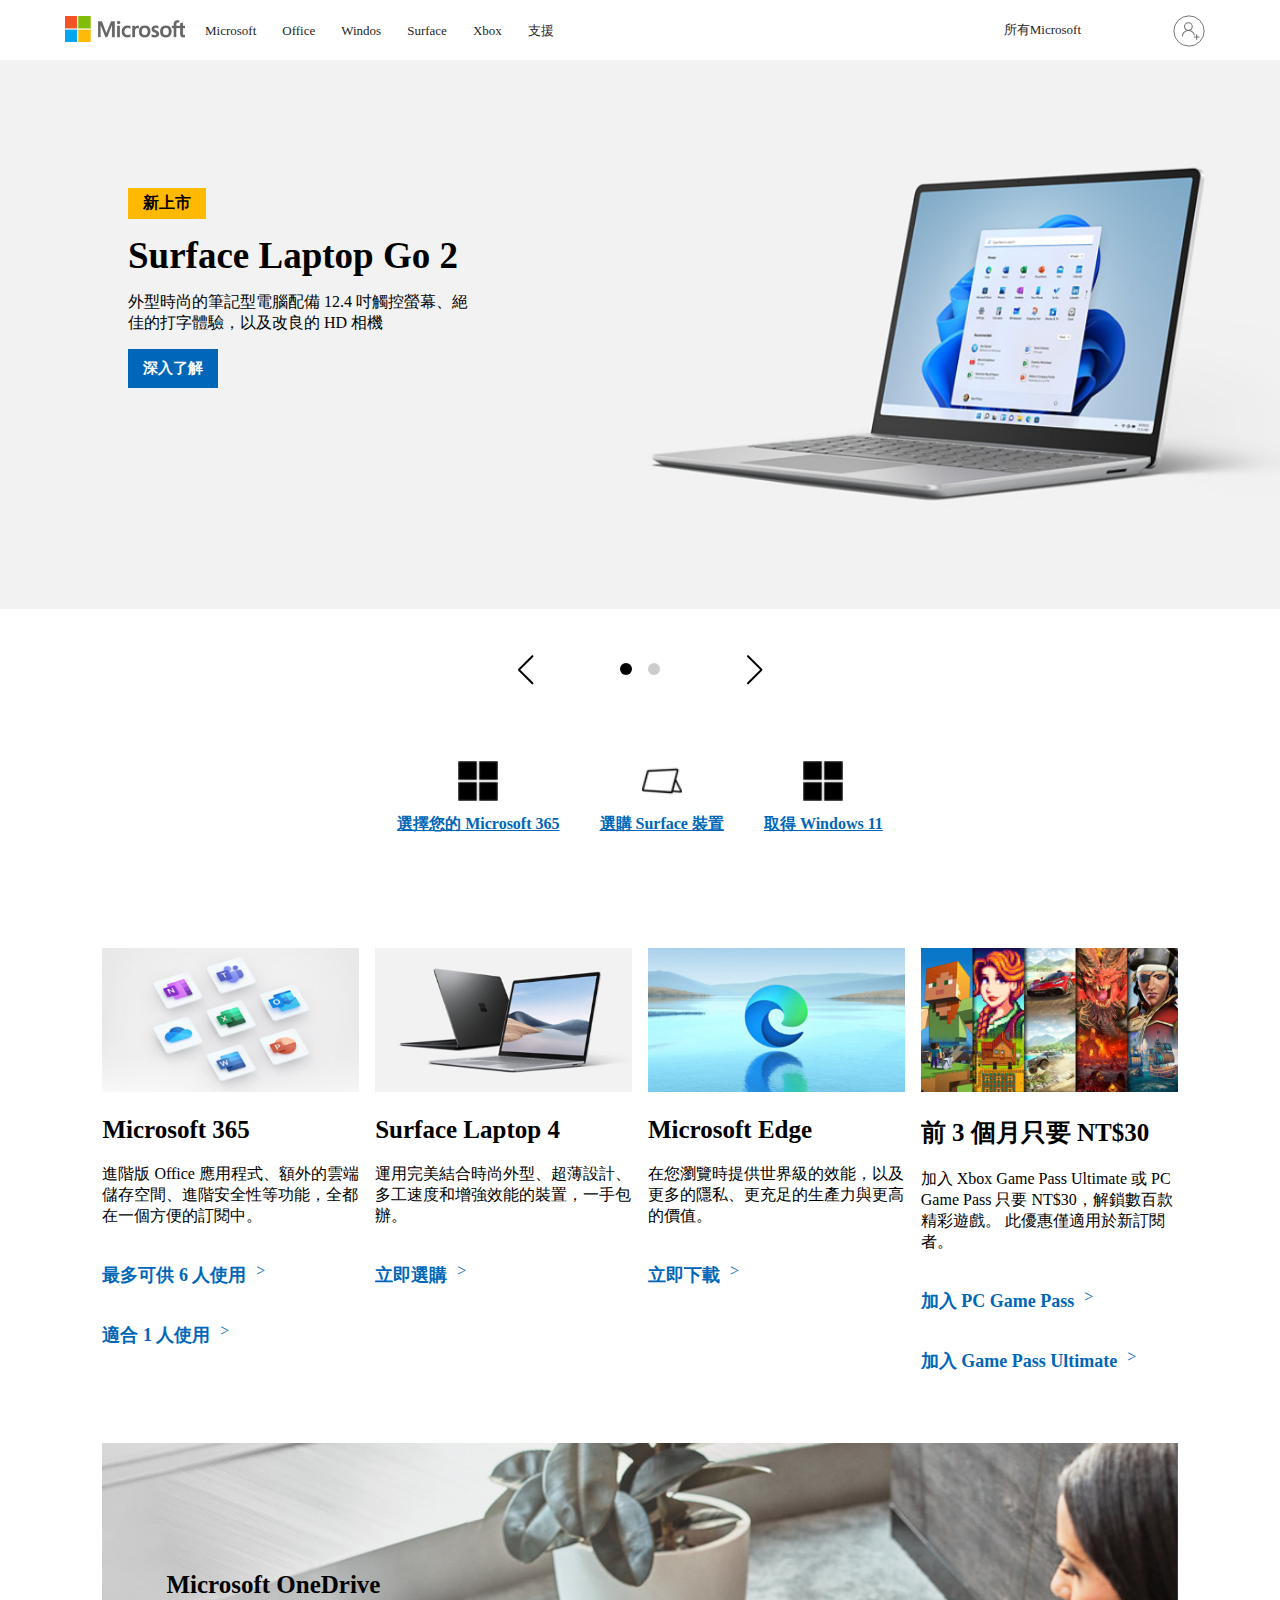
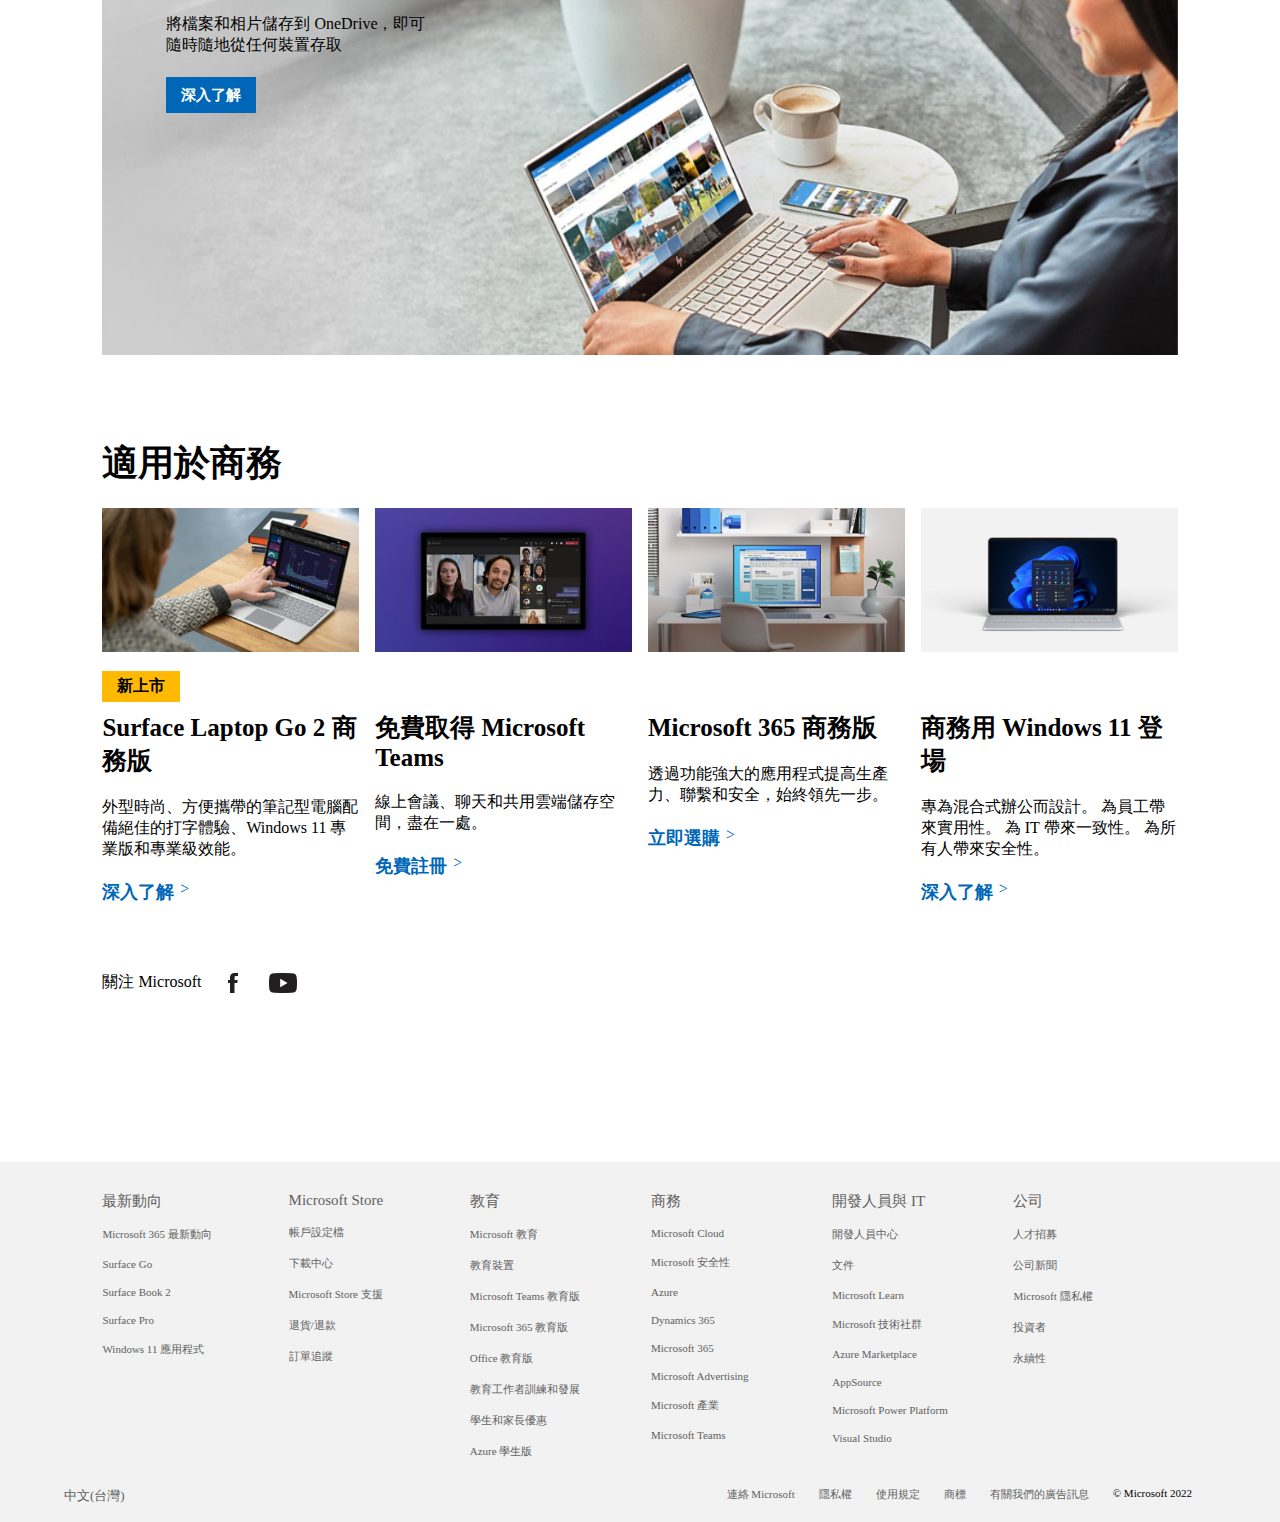
<file: index.html>
<!DOCTYPE html>
<html lang="en">

<head>
    <meta charset="UTF-8">
    <meta http-equiv="X-UA-Compatible" content="IE=edge">
    <meta name="viewport" content="width=device-width, initial-scale=1.0">
    <link rel="SHORTCUT ICON" href="./image/favicon.ico" type="image/x-icon">
    <link rel="stylesheet" href="https://cdnjs.cloudflare.com/ajax/libs/font-awesome/6.1.1/css/all.min.css"
        integrity="sha512-KfkfwYDsLkIlwQp6LFnl8zNdLGxu9YAA1QvwINks4PhcElQSvqcyVLLD9aMhXd13uQjoXtEKNosOWaZqXgel0g=="
        crossorigin="anonymous" referrerpolicy="no-referrer" />
    <link rel="stylesheet" href="https://unpkg.com/swiper/swiper-bundle.min.css" />
    <link href="https://unpkg.com/aos@2.3.1/dist/aos.css" rel="stylesheet">
    <link rel="stylesheet" href="./css/microsoft.css">
    <title>Microsoft – 雲端、電腦、應用程式和遊戲</title>
    <style>
        *:root {
            --swiper-theme-color: black;
            --swiper-navigation-size: 32px;
        }

        .swiper-button-next,
        .swiper-button-prev,
        .swiper-pagination {
            position: static;
        }

        .swiper-button {
            height: 55px;
            display: flex;
            justify-content: center;
            align-items: center;

        }

        .swiper-button-next,
        .swiper-button-prev {
            margin-top: 0px;
            width: 50px;
            height: 50px;
            color: #000;
            transition: all 0s 2s ease;
        }
        .swiper-button-next:hover::before{
            transition: all 0s 200s ease;
            content: "下一步";
            position: absolute;
            margin-top: 30px;
            margin-left: 80px;
            border: 1px solid #000;
        }
        .swiper-button-prev:hover::before{
            transition: all 0s 200s ease;
            content: "上一個";
            position: absolute;
             margin-top: 30px;
            margin-right: 80px; 
            border: 1px solid #000;
        }
        
        .swiper-slide {
            margin-bottom: 30px;
        }

        .swiper-horizontal>.swiper-pagination-bullets,
        .swiper-pagination-bullets.swiper-pagination-horizontal,
        .swiper-pagination-custom,
        .swiper-pagination-fraction {
            width: 14%;
        }
        
        .swiper-button-next:after,
        .swiper-button-prev:after {
            font-size: 30px;
            transition: all 0.5s;
        }
        
        .swiper-horizontal>.swiper-pagination-bullets .swiper-pagination-bullet,
        .swiper-pagination-horizontal.swiper-pagination-bullets .swiper-pagination-bullet {
            margin: 0 var(--swiper-pagination-bullet-horizontal-gap, 8px);
        }
        
        .swiper-pagination-bullet {
            width: var(--swiper-pagination-bullet-width, var(--swiper-pagination-bullet-size, 12px));
            height: var(--swiper-pagination-bullet-height, var(--swiper-pagination-bullet-size, 12px))
        }
        
        .swiper-button-next:hover::after {
            margin-left: 20px;
            
        }
        
        .swiper-button-prev:hover::after {
            margin-right: 20px;
        }
        
        .swiper-button-next:active,
        .swiper-button-prev:active {
            border: 4px dashed black;
            
        }
        @media (max-width:540px) {
            .swiper-horizontal>.swiper-pagination-bullets,
        .swiper-pagination-bullets.swiper-pagination-horizontal,
        .swiper-pagination-custom,
        .swiper-pagination-fraction {
            width: 25%;
        }
        }
        </style>
</head>

<body>
    <header>
        <section id="nav">
            <nav>
                <div class="logo">
                    <img src="./image/logo.png" alt="">
                </div>

                <div class="search-login">
                    <div class="link search"><a href=""><span>搜尋</span><i
                                class="fa-solid fa-magnifying-glass fa-flip-horizontal"></i></a></div>
                    <div class="link shop"><a href=""><span>購物車</span><i class="fa-solid fa-cart-shopping"></i></a>
                    </div>
                    <div class="link login"><a href=""><span>登入</span>
                            <img src="./image/123154.svg" alt="">
                        </a></div>
                </div>
                <input type="checkbox" id="check" />
                <label for="check">
                    <div class="all">
                        <span>所有Microsoft<i class="fa-solid fa-angle-down"></i></span>
                        <div class="menu">☰</div>
                        <div class="menuX">X</div>
                    </div>
                </label>
                <div class="hamburger">
                    <ul class="list">

                        <a href="">
                            <li class="365">Microsoft</li>
                        </a>
                        <a href="">
                            <li class="office">Office</li>
                        </a>
                        <a href="">
                            <li class="windos">Windos</li>
                        </a>
                        <a href="">
                            <li class="surface">Surface</li>
                        </a>
                        <a href="" class="xbox">
                            <li class="xbox">Xbox</li>
                        </a>
                        <a href="" class="help">
                            <li class="help">支援</li>
                        </a>

                        <input type="checkbox" id="more">
                        <label for="more">
                            <li>更多<i class="fa-solid fa-angle-down"></i></li>
                        </label>
                        <div class="more">
                            <a href="">
                                Xbox
                            </a>
                            <a href="">
                                支援
                            </a>
                        </div>


                    </ul>
                    <ul class="all-list">
                        <ul>
                            <label for="software">
                                <li>軟體<i class="fa-solid fa-angle-down"></i></li>
                            </label>
                            <input type="checkbox" id="software">
                            <ul>
                                <a href="">
                                    <li>Windows 應用程式</li>
                                </a>
                                <a href="">
                                    <li>OneDrive</li>
                                </a>
                                <a href="">
                                    <li>Outlook</li>
                                </a>
                                <a href="">
                                    <li>Skype</li>
                                </a>
                                <a href="">
                                    <li>OneNote</li>
                                </a>
                                <a href="">
                                    <li>Microsoft Teams</li>
                                </a>
                            </ul>


                        </ul>
                        <ul>
                            <label for="equipment">
                                <li>個人電腦和設備<i class="fa-solid fa-angle-down"></i></li>
                            </label>
                            <input type="checkbox" id="equipment">
                            <ul>

                                <a href="">
                                    <li>選購 Xbox</li>
                                </a>
                                <a href="">
                                    <li>電腦配件</li>
                                </a>
                            </ul>
                        </ul>
                        <ul>
                            <label for="play">
                                <li>娛樂<i class="fa-solid fa-angle-down"></i></li>
                            </label>
                            <input type="checkbox" id="play">
                            <ul>

                                <a href="">
                                    <li>Xbox Game Pass Ultimate</li>
                                </a>
                                <a href="">
                                    <li>Xbox Live Gold</li>
                                </a>
                                <a href="">
                                    <li>Xbox 與遊戲</li>
                                </a>
                                <a href="">
                                    <li>電腦遊戲</li>
                                </a>
                                <a href="">
                                    <li>Windows 遊戲</li>
                                </a>
                            </ul>
                        </ul>
                        <ul>
                            <label for="Business-application">
                                <li>商務適用<i class="fa-solid fa-angle-down"></i></li>
                            </label>
                            <input type="checkbox" id="Business-application">
                            <ul>

                                <a href="">
                                    <li>Microsoft Cloud</li>
                                </a>
                                <a href="">
                                    <li>Microsoft 安全性</li>
                                </a>
                                <a href="">
                                    <li>Azure</li>
                                </a>
                                <a href="">
                                    <li>Dynamics 365</li>
                                </a>
                                <a href="">
                                    <li>商務用 Microsoft 365</li>
                                </a>
                                <a href="">
                                    <li>Microsoft 產業</li>
                                </a>
                                <a href="">
                                    <li>Microsoft Power Platform</li>
                                </a>
                                <a href="">
                                    <li>Windows 365</li>
                                </a>
                            </ul>
                        </ul>
                        <ul>
                            <label for="Developer">
                                <li>開發人員與 IT<i class="fa-solid fa-angle-down"></i></li>
                            </label>
                            <input type="checkbox" id="Developer">
                            <ul>

                                <a href="">
                                    <li>開發人員中心</li>
                                </a>
                                <a href="">
                                    <li>文件</li>
                                </a>
                                <a href="">
                                    <li>Microsoft Learn</li>
                                </a>
                                <a href="">
                                    <li>Microsoft 技術社群</li>
                                </a>
                                <a href="">
                                    <li>Azure Marketplace</li>
                                </a>
                                <a href="">
                                    <li>AppSource</li>
                                </a>
                                <a href="">
                                    <li>Visual Studio</li>
                                </a>
                            </ul>
                        </ul>
                        <ul>
                            <label for="other">
                                <li>其他<i class="fa-solid fa-angle-down"></i></li>
                            </label>
                            <input type="checkbox" id="other">
                            <ul>

                                <a href="">
                                    <li>Microsoft Rewards</li>
                                </a>
                                <a href="">
                                    <li>免費下載與安全性</li>
                                </a>
                                <a href="">
                                    <li>教育</li>
                                </a>
                                <a href="">
                                    <li>禮品卡</li>
                                </a>
                                <a href="">
                                    <li>Licensing</li>
                                </a>
                            </ul>
                        </ul>

                        <a href="">

                            檢視網站地圖
                        </a>

                    </ul>

                </div>
            </nav>
        </section>

    </header>
    <main>
        <div class="banner">
            <div class="swiper mySwiper">
                <div class="swiper-wrapper">
                    <div class="swiper-slide">
                        <picture>
                            <source media="(max-width: 540px)" srcset="./image/banner-539x440.jfif">
                            <source media="(max-width: 860px)" srcset="./image/banner-859x540.jfif">
                            <source media="(max-width: 1086px)" srcset="./image/banner-1083x600.jfif">
                            <source media="(max-width: 1400px)" srcset="./image/banner-1399x600.jfif">
                            <img src="./image/banner-1920.jpg">
                        </picture>
                        <div class="picture-word-shell">
                            <div class="picture-word">
                                <div class="news-release">新上市</div>
                                <h1>Surface Laptop Go 2</h1>
                                <div class="describe">外型時尚的筆記型電腦配備 12.4 吋觸控螢幕、絕佳的打字體驗，以及改良的 HD 相機</div>
                                <p>深入了解</p>
                            </div>
                        </div>
                        <div class="box"></div>
                    </div>
                    <div class="swiper-slide">
                        <picture>
                            <source media="(max-width: 540px)" srcset="./image/banner(2)VP1-539x440.jfif">
                            <source media="(max-width: 860px)" srcset="./image/banner(2)VP5-539x440.jfif">
                            <source media="(max-width: 1086px)" srcset="./image/banner(2)VP4-1399x600.jfif">
                            <source media="(max-width: 1400px)" srcset="./image/banner(2)VP3-1399x600.jfif">
                            <img src="./image/banner(2)VP2-539x440.jfif">
                        </picture>
                        <div class="picture-word-shell">
                            <div class="picture-word">

                                <h1>Surface Pro 8</h1>
                                <div class="describe">運用更大的13吋螢幕、更快的連線，以及提升的速度，成就更多。現在提供Wundows11。</div>
                                <p>深入了解</p>
                            </div>
                        </div>
                        <div class="box"></div>
                    </div>
                </div>
                <div class="swiper-button">

                    <div class="swiper-button-prev"></div>
                    <div class="swiper-pagination"></div>
                    <div class="swiper-button-next"></div>
                </div>
            </div>

        </div>
        <!-- <div class="carousel-button"></div> -->
        <div class="container-top">

            <ul>
                <li>
                    <img src="./image/gldn-Quick-Link-Icon-80x80-Microsoft-365.jfif">
                    <a href="">選擇您的 Microsoft 365</a>
                </li>
                <li>
                    <img src="./image/icon-LL-surface-kickstand-120x120.jfif">
                    <a href="">選購 Surface 裝置</a>
                </li>
                <li>
                    <img src="./image/gldn-Quick-Link-Icon-80x80-Microsoft-365.jfif">
                    <a href="">取得 Windows 11</a>
                </li>
            </ul>
        </div>
        <div class="container-mid">
            <div class="outer-frame">
                <div class="commodity">
                    <picture>
                        <source media="(max-width:540px)" srcset="./image/container-mid/1/icons-7up-540.jfif">
                        <source media="(max-width:859px)" srcset="./image/container-mid/1/icons-7up-860.jfif">
                        <source media="(max-width:1083px)" srcset="./image/container-mid/1/icons-7up-1084.jfif">
                        <source media="(max-width:1399px)" srcset="./image/container-mid/1/icons-7up-1400.jfif">
                        <img src="./image/container-mid/1/icons-7up-1668x940.jfif">
                    </picture>
                    <div class="word">
                        <h2>Microsoft 365</h2>
                        <p>進階版 Office 應用程式、額外的雲端儲存空間、進階安全性等功能，全都在一個方便的訂閱中。</p>
                    </div>
                    <div class="link-group">
                        <li>

                            <a href="">最多可供 6 人使用</a>
                        </li>
                        <li>

                            <a href="">適合 1 人使用</a>
                        </li>
                    </div>
                </div>
                <div class="commodity">
                    <picture>
                        <source media="(max-width: 540px)"
                            srcset="./image/container-mid/2/Gldn-mscom-01-Black-Platinum-CP01-540.jfif">
                        <source media="(max-width: 859px)"
                            srcset="./image/container-mid/2/Gldn-mscom-01-Black-Platinum-CP01-860.jfif">
                        <source media="(max-width: 1083px)"
                            srcset="./image/container-mid/2/Gldn-mscom-01-Black-Platinum-CP01-1084.jfif">
                        <source media="(max-width: 1399px)"
                            srcset="./image/container-mid/2/Gldn-mscom-01-Black-Platinum-CP01-1400.jfif">
                        <img src="./image/container-mid/2/Gldn-mscom-01-Black-Platinum-CP01.jfif">
                    </picture>
                    <div class="word">

                        <h2>Surface Laptop 4</h2>
                        <p> 運用完美結合時尚外型、超薄設計、多工速度和增強效能的裝置，一手包辦。 </p>
                    </div>
                    <div class="link-group">
                        <li>

                            <a href="">立即選購</a>
                        </li>
                    </div>
                </div>
                <div class="commodity">
                    <picture>
                        <source media="(max-width: 540px)" srcset="./image/container-mid/3/gldn-MSFT-CP-Edge-540.jfif">
                        <source media="(max-width: 859px)" srcset="./image/container-mid/3/gldn-MSFT-CP-Edge-860.jfif">
                        <source media="(max-width: 1083px)"
                            srcset="./image/container-mid/3/gldn-MSFT-CP-Edge-1084.jfif">
                        <source media="(max-width: 1399px)"
                            srcset="./image/container-mid/3/gldn-MSFT-CP-Edge-1400.jfif">
                        <img src="./image/container-mid/3/gldn-MSFT-CP-Edge.jfif">
                    </picture>
                    <div class="word">

                        <h2>Microsoft Edge</h2>
                        <p> 在您瀏覽時提供世界級的效能，以及更多的隱私、更充足的生產力與更高的價值。 </p>
                    </div>
                    <div class="link-group">
                        <li>

                            <a href="">立即下載</a>
                        </li>
                    </div>
                </div>
                <div class="commodity">
                    <picture>
                        <source media="(max-width: 540px)"
                            srcset="./image/container-mid/4/Content-Card-AEM-PC-Game-Pass-Expansion-No-Logo-540.jfif">
                        <source media="(max-width: 859px)"
                            srcset="./image/container-mid/4/Content-Card-AEM-PC-Game-Pass-Expansion-No-Logo-860.jfif">
                        <source media="(max-width: 1083px)"
                            srcset="./image/container-mid/4/Content-Card-AEM-PC-Game-Pass-Expansion-No-Logo-1084.jfif">
                        <source media="(max-width: 1399px)"
                            srcset="./image/container-mid/4/Content-Card-AEM-PC-Game-Pass-Expansion-No-Logo-1400.jfif">
                        <img src="./image/container-mid/4/Content-Card-AEM-PC-Game-Pass-Expansion-No-Logo.jfif">
                    </picture>
                    <div class="word">
                        <h2>前 3 個月只要 NT$30</h2>
                        <p>加入 Xbox Game Pass Ultimate 或 PC Game Pass 只要 NT$30，解鎖數百款精彩遊戲。 此優惠僅適用於新訂閱者。</p>
                    </div>
                    <div class="link-group">
                        <li>

                            <a href="">加入 PC Game Pass</a>
                        </li>
                        <li>

                            <a href="">加入 Game Pass Ultimate</a>
                        </li>
                    </div>
                </div>
            </div>
        </div>
        <div class="back">

            <div class="banner-2">
                <picture>
                    <source media="(max-width: 540px)" srcset="./image/banner-2-539x440.jpg">
                    <source media="(max-width: 860px)" srcset="./image/banner-2-859x540.jpg">
                    <source media="(max-width: 1086px)" srcset="./image/banner-2-1083x600.jpg">
                    <source media="(max-width: 1400px)" srcset="./image/banner-2-1260x600.jpg">
                    <img src="./image/banner-2-1596x600.jpg">
                </picture>
                <div class="picture-word-shell">
                    <div class="picture-word">
                        <h1>Microsoft OneDrive</h1>
                        <div class="describe">將檔案和相片儲存到 OneDrive，即可隨時隨地從任何裝置存取</div>
                        <span>深入了解</span>
                    </div>
                </div>
            </div>

            <div class="container-bot">
                <h1>適用於商務</h1>
                <div class="information">
                    <div class="card">
                        <picture>
                            <source media="(max-width: 540px)" srcset="./image/container-bot/1/M01-540.jpg">
                            <source media="(max-width: 859px)" srcset="./image/container-bot/1/M01-860.jpg">
                            <source media="(max-width: 1083px)" srcset="./image/container-bot/1/M01-1084.jpg">
                            <source media="(max-width: 1399px)" srcset="./image/container-bot/1/M01-1400.jpg">
                            <img src="./image/container-bot/1/M01.jpg" alt="">
                        </picture>
                        <ul>
                            <li>新上市</li>
                        </ul>
                        <div class="word">
                            <h2>Surface Laptop Go 2 商務版</h2>
                            <p> 外型時尚、方便攜帶的筆記型電腦配備絕佳的打字體驗、Windows 11 專業版和專業級效能。 </p>
                            <li>

                                <a href="">深入了解</a>
                            </li>
                        </div>
                    </div>
                    <div class="card">
                        <picture>
                            <source media="(max-width: 540px)"
                                srcset="./image/container-bot/2/gldn-CP-Microsoft-Teams-Commercial-540.jpg">
                            <source media="(max-width: 859px)"
                                srcset="./image/container-bot/2/gldn-CP-Microsoft-Teams-Commercial-860.jpg">
                            <source media="(max-width: 1083px)"
                                srcset="./image/container-bot/2/gldn-CP-Microsoft-Teams-Commercial-1084.jpg">
                            <source media="(max-width: 1399px)"
                                srcset="./image/container-bot/2/gldn-CP-Microsoft-Teams-Commercial-1400.jpg">
                            <img src="./image/container-bot/2/gldn-CP-Microsoft-Teams-Commercial.jpg" alt="">
                        </picture>
                        <div class="word">
                            <h2>免費取得 Microsoft Teams</h2>
                            <p> 線上會議、聊天和共用雲端儲存空間，盡在一處。 </p>
                            <li>

                                <a href="">免費註冊</a>
                            </li>

                        </div>
                    </div>
                    <div class="card">
                        <picture>
                            <source media="(max-width: 540px)"
                                srcset="./image/container-bot/3/gldn-M365-CP-Microsoft365-Commercial-540.jpg">
                            <source media="(max-width: 859px)"
                                srcset="./image/container-bot/3/gldn-M365-CP-Microsoft365-Commercial-860.jpg">
                            <source media="(max-width: 1083px)"
                                srcset="./image/container-bot/3/gldn-M365-CP-Microsoft365-Commercial-1084.jpg">
                            <source media="(max-width: 1399px)"
                                srcset="./image/container-bot/3/gldn-M365-CP-Microsoft365-Commercial-1400.jpg">
                            <img src="./image/container-bot/3/gldn-M365-CP-Microsoft365-Commercial.jpg" alt="">
                        </picture>
                        <div class="word">
                            <h2>Microsoft 365 商務版</h2>
                            <p> 透過功能強大的應用程式提高生產力、聯繫和安全，始終領先一步。 </p>
                            <li><a href="">立即選購</a></li>
                        </div>
                    </div>
                    <div class="card">
                        <picture>
                            <source media="(max-width: 540px)"
                                srcset="./image/container-bot/4/Content-Card-Windows-11-Business-540.jpg">
                            <source media="(max-width: 859px)"
                                srcset="./image/container-bot/4/Content-Card-Windows-11-Business-860.jpg">
                            <source media="(max-width: 1083px)"
                                srcset="./image/container-bot/4/Content-Card-Windows-11-Business-1084.jpg">
                            <source media="(max-width: 1399px)"
                                srcset="./image/container-bot/4/Content-Card-Windows-11-Business-1400.jpg">
                            <img src="./image/container-bot/4/Content-Card-Windows-11-Business.jpg" alt="">
                        </picture>
                        <div class="word">
                            <h2>商務用 Windows 11 登場</h2>
                            <p> 專為混合式辦公而設計。 為員工帶來實用性。 為 IT 帶來一致性。 為所有人帶來安全性。 </p>
                            <li>

                                <a href="">深入了解</a>
                            </li>
                        </div>
                    </div>
                </div>
                <div class="community">
                    <ul>
                        <li>關注 Microsoft</li>
                        <img src="./image/community/Facebook 2x.jpg" alt="">
                        <img src="./image/community/YouTube 2x.jpg" alt="">
                    </ul>
                </div>
            </div>

            <div class="buttom" data-aos="fade-up">

                <a href="">
                    ↑回到頁首
                </a>
            </div>
        </div>
        <div class="back-box"></div>
        
    </main>
    <footer>
        <div class="footer">
            <div class="table">
    
                <div class="latest-trends list">
                    <p>最新動向</p>
                    <ul>
                        <li><a href="">Microsoft 365 最新動向</a></li>
                        <li><a href="">Surface Go</a></li>
                        <li><a href="">Surface Book 2</a></li>
                        <li><a href="">Surface Pro</a>
                        </li>
                        <li><a href="">Windows 11 應用程式</a></li>
    
                    </ul>
                </div>
                <div class="Microsoft-Store list">
                    <p>Microsoft Store</p>
                    <ul>
                        <li><a href="">帳戶設定檔</a></li>
                        <li><a href="">下載中心</a></li>
                        <li><a href="">Microsoft Store 支援</a></li>
                        <li><a href="">退貨/退款</a></li>
                        <li><a href="">訂單追蹤</a></li>
                    </ul>
                </div>
                <div class="teach list">
                    <p>教育</p>
                    <ul>
                        <li><a href="">Microsoft 教育</a></li>
                        <li><a href="">教育裝置</a></li>
                        <li><a href="">Microsoft Teams 教育版</a></li>
                        <li><a href="">Microsoft 365 教育版</a></li>
                        <li><a href="">Office 教育版</a></li>
                        <li><a href="">教育工作者訓練和發展</a></li>
                        <li><a href="">學生和家長優惠</a></li>
                        <li><a href="">Azure 學生版</a></li>
                    </ul>
                </div>
                <div class="business list">
                    <p>商務</p>
                    <ul>
                        <li><a href="">Microsoft Cloud</a></li>
                        <li><a href="">Microsoft 安全性</a></li>
                        <li><a href="">Azure</a></li>
                        <li><a href="">Dynamics 365</a></li>
                        <li><a href="">Microsoft 365</a></li>
                        <li><a href="">Microsoft Advertising</a></li>
                        <li><a href="">Microsoft 產業</a></li>
                        <li><a href="">Microsoft Teams</a></li>
                    </ul>
                </div>
                <div class="Developers list">
                    <p>開發人員與 IT</p>
                    <ul>
                        <li><a href="">開發人員中心</a></li>
                        <li><a href="">文件</a></li>
                        <li><a href="">Microsoft Learn</a></li>
                        <li><a href="">Microsoft 技術社群</a></li>
                        <li><a href="">Azure Marketplace</a></li>
                        <li><a href="">AppSource</a></li>
                        <li><a href="">Microsoft Power Platform</a></li>
                        <li><a href="">Visual Studio</a></li>
    
                    </ul>
                </div>
                <div class="company list">
                    <p>公司</p>
                    <ul>
                        <li><a href="">人才招募</a></li>
                        <li><a href="">公司新聞</a></li>
                        <li><a href="">Microsoft 隱私權</a></li>
                        <li><a href="">投資者</a></li>
                        <li><a href="">永續性</a></li>
    
                    </ul>
                </div>
            </div>
            <div class="statement">
                <div class="earth">
                    <a href=""><i class="fa-solid fa-earth-americas"></i>中文(台灣)</a>
                </div>
                <div class="microsoft-link">
                    <ul>
                        <li><a href="">連絡 Microsoft</a></li>
                        <li><a href="">隱私權</a></li>
                        <li><a href="">使用規定</a></li>
                        <li><a href="">商標</a></li>
                        <li><a href="">有關我們的廣告訊息</a></li>
                        <li>© Microsoft 2022</li>
                    </ul>
                </div>
            </div>
        </div>

    </footer>
    <script src="https://unpkg.com/swiper/swiper-bundle.min.js"></script>
    <script src="https://unpkg.com/aos@2.3.1/dist/aos.js"></script>
    <script>
        // 輪播效果
        var swiper = new Swiper(".mySwiper", {
            slidesPerView: 1,
            spaceBetween: 30,
            loop: true,
            pagination: {
                el: ".swiper-pagination",
                clickable: true,
            },
            navigation: {
                nextEl: ".swiper-button-next",
                prevEl: ".swiper-button-prev",
            },
        });
        // 滑入效果
        AOS.init();
    </script>
</body>

</html>
<!-- https://michalsnik.github.io/aos/
teacher sunyeh下午3:58
https://ithelp.ithome.com.tw/articles/10272404
teacher sunyeh下午4:59
https://www.youtube.com/channel/UCguZS-y7codLSt6vpkVdnKg
https://ianlunn.github.io/Hover/
https://animate.style/ -->
</file>
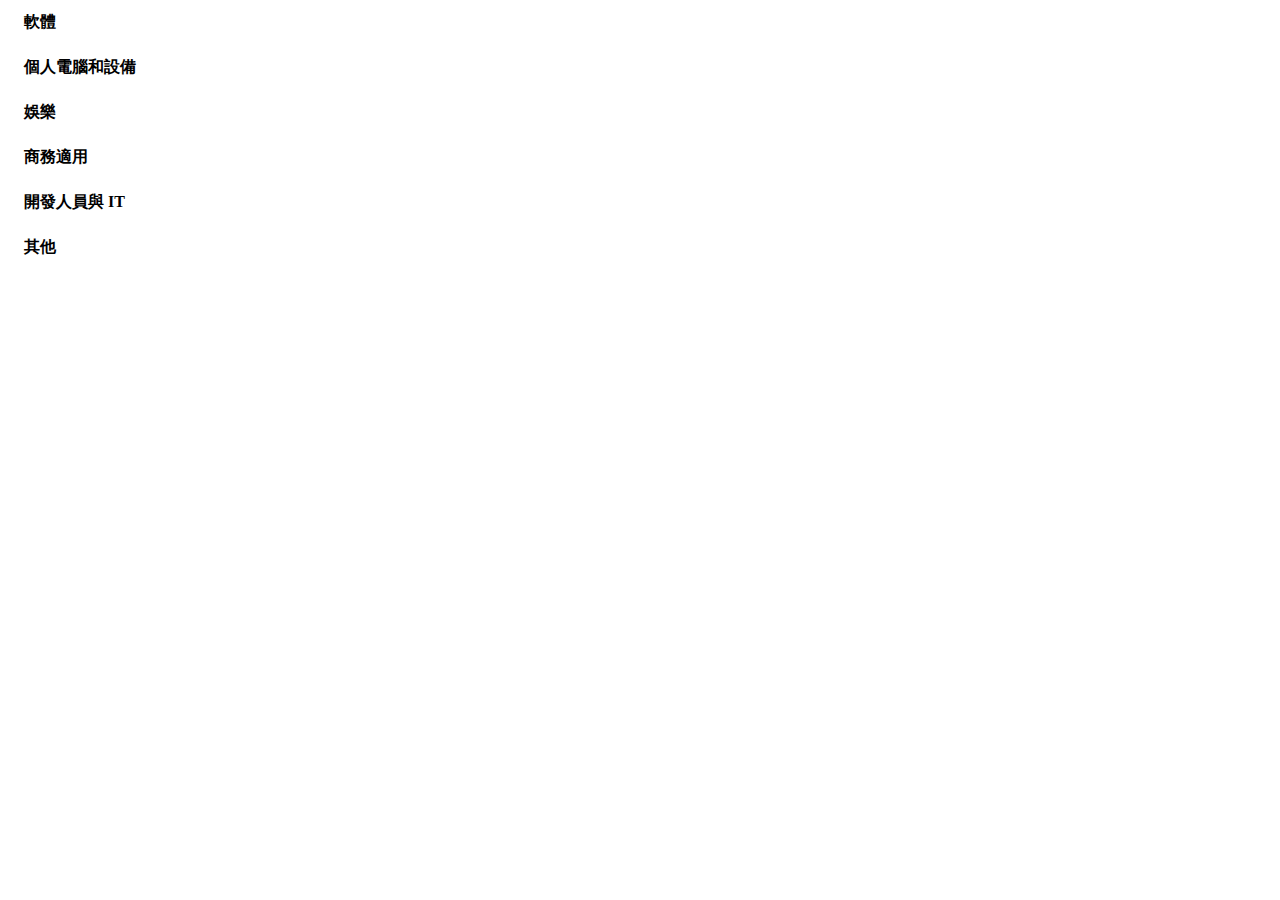
<file: test-2.html>
<!DOCTYPE html>
<html lang="en">
<head>
    <meta charset="UTF-8">
    <meta http-equiv="X-UA-Compatible" content="IE=edge">
    <meta name="viewport" content="width=device-width, initial-scale=1.0">
    <title>Document</title>
    <style>
        *{
            padding: 0px;
            margin: 0px;
            
        }
        a{
            text-decoration: none;
        }
        li{
            list-style-type: none;
        }
        /* .all-list{
            width: 100%;
            display: flex;
        } */
        .all-list>ul{
            width: calc(100% / 6);
        }
        .all-list ul input{
            display: none;
        }
        .all-list ul label li{
            /* width: 100%; */
            padding: 12px 0px 12px 24px;
            font-weight: bold;
        }
        .all-list ul ul a li{
            padding: 12px 0px 12px 24px;
        }
        .all-list ul ul{
            display: none;
        }
        .all-list ul input:checked+ul{
            display: block;
        }

    </style>
</head>
<body>
    <ul class="all-list">
        <ul>
            <label for="software">
                <li>軟體</li>
            </label>
            <input type="checkbox" id="software">
            <ul>
                <a href="">
                    <li>Windows 應用程式</li>
                </a>
                <a href="">
                    <li>OneDrive</li>
                </a>
                <a href="">
                    <li>Outlook</li>
                </a>
                <a href="">
                    <li>Skype</li>
                </a>
                <a href="">
                    <li>OneNote</li>
                </a>
                <a href="">
                    <li>Microsoft Teams</li>
                </a>
            </ul>


        </ul>
        <ul>
            <label for="equipment">
                <li>個人電腦和設備</li>
            </label>
            
            <input type="checkbox" id="equipment">
            <ul>
                <a href="">
                    <li>選購 Xbox</li>
                </a>
                <a href="">
                    <li>電腦配件</li>
                </a>
            </ul>
        </ul>
        <ul>
            <label for="play">
                <li>娛樂</li>
            </label>
            <input type="checkbox" id="play">
            <ul>

                <a href="">
                    <li>Xbox Game Pass Ultimate</li>
                </a>
                <a href="">
                    <li>Xbox Live Gold</li>
                </a>
                <a href="">
                    <li>Xbox 與遊戲</li>
                </a>
                <a href="">
                    <li>電腦遊戲</li>
                </a>
                <a href="">
                    <li>Windows 遊戲</li>
                </a>
            </ul>
        </ul>
        <ul>
            <label for="Business-application">
                <li>商務適用</li>
            </label>
            <input type="checkbox" id="Business-application">
            <ul>

                <a href="">
                    <li>Microsoft Cloud</li>
                </a>
                <a href="">
                    <li>Microsoft 安全性</li>
                </a>
                <a href="">
                    <li>Azure</li>
                </a>
                <a href="">
                    <li>Dynamics 365</li>
                </a>
                <a href="">
                    <li>商務用 Microsoft 365</li>
                </a>
                <a href="">
                    <li>Microsoft 產業</li>
                </a>
                <a href="">
                    <li>Microsoft Power Platform</li>
                </a>
                <a href="">
                    <li>Windows 365</li>
                </a>
            </ul>
        </ul>
        <ul>
            <label for="Developer">
                <li>開發人員與 IT</li>
            </label>
            <input type="checkbox" id="Developer">
            <ul>

                <a href="">
                    <li>開發人員中心</li>
                </a>
                <a href="">
                    <li>文件</li>
                </a>
                <a href="">
                    <li>Microsoft Learn</li>
                </a>
                <a href="">
                    <li>Microsoft 技術社群</li>
                </a>
                <a href="">
                    <li>Azure Marketplace</li>
                </a>
                <a href="">
                    <li>AppSource</li>
                </a>
                <a href="">
                    <li>Visual Studio</li>
                </a>
            </ul>
        </ul>
        <ul>
            <label for="other">
                <li>其他</li>
            </label>
            <input type="checkbox" id="other">
            <ul>

                <a href="">
                    <li>Microsoft Rewards</li>
                </a>
                <a href="">
                    <li>免費下載與安全性</li>
                </a>
                <a href="">
                    <li>教育</li>
                </a>
                <a href="">
                    <li>禮品卡</li>
                </a>
                <a href="">
                    <li>Licensing</li>
                </a>
            </ul>
        </ul>

</body>
</html>
</file>
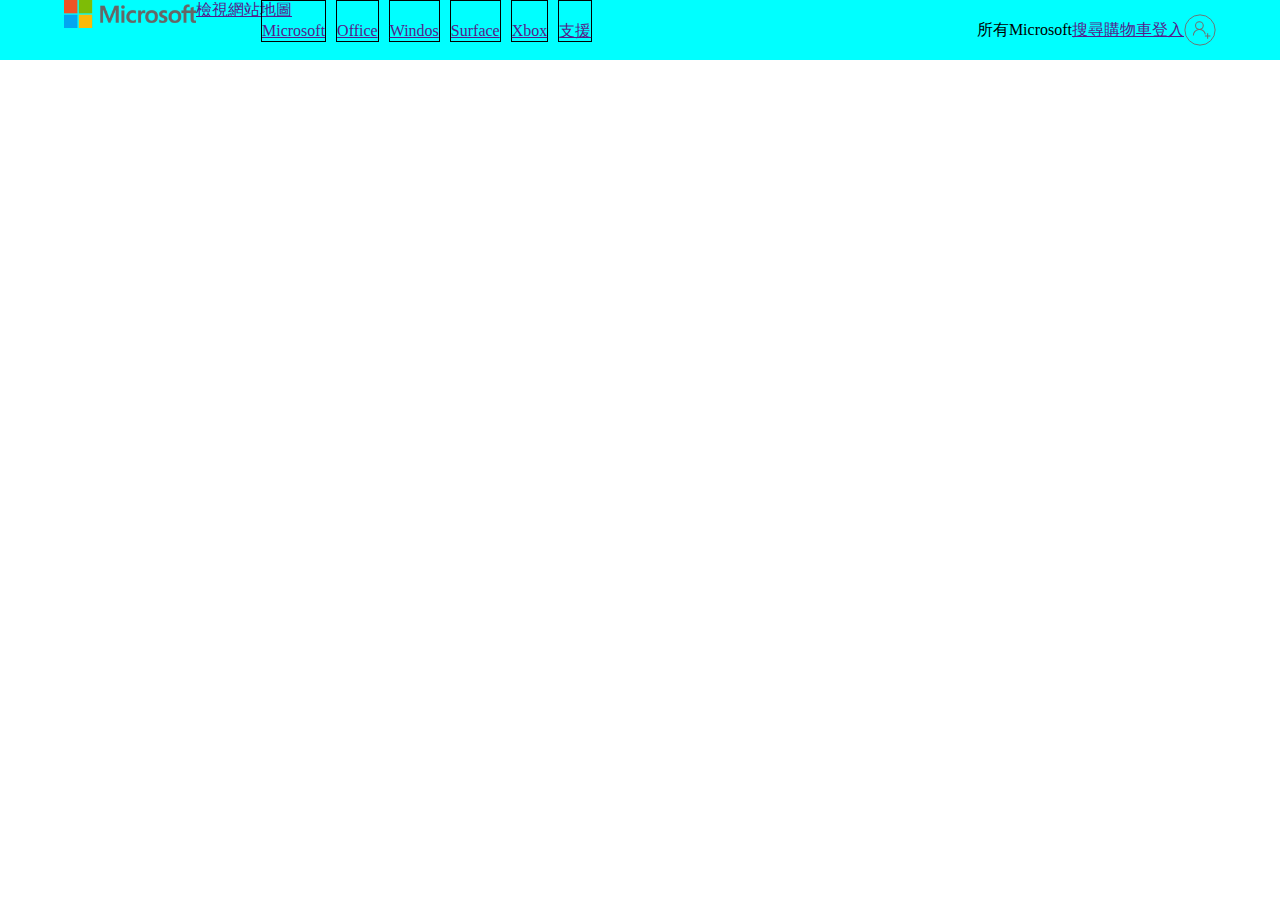
<file: test.html>
<!DOCTYPE html>
<html lang="en">

<head>
    <meta charset="UTF-8">
    <meta http-equiv="X-UA-Compatible" content="IE=edge">
    <meta name="viewport" content="width=device-width, initial-scale=1.0">
    <title>Document</title>
    <style>
        * {
            margin: 0;
            padding: 0;
            list-style-type: none;
        }

        #nav {
            width: 100%;
            height: 60px;
            background-color: aqua;
        }

        nav {
            padding: 0px 5%;
            position: relative;
            /* display: flex */
        }

        .hamburger .link {
            position: absolute;
            left: 20%;
            display: flex;
            line-height: 60px;
            /* padding-bottom: 5px; */
        }
        .hamburger .link a{
            border: 1px solid black;
            margin: 0px 5px 0px;
            display: inline-block;
            height: 40px;
        }

        .hamburger .all-list {
            display: flex;
            position: absolute;
            top: 60px;


        }

        .search-login {
            float: right;
            display: flex;
            line-height: 60px;
        }

        .hamburger {
            float: left;
        }

        label {
            float: right;
            line-height: 60px;
        }

        #check {
            display: none;
        }

        .hamburger .all-list {
            display: none;
        }

        #check:checked+div>.all-list {
            display: flex;
        }

        .login a {

            display: flex;
        }

        .login a img {
            width: 32px;
        }

        .logo {
            float: left;
        }

        .logo img {
            width: 132px;
        }

        @media(max-width:860px) {
            .hamburger {
                position: relative;
                display: none;
            }

            .hamburger .link {
                position: static;
                display: block;
                /* display: none; */
            }

            .hamburger .all-list {
                display: block;
                position: static;
                
            }
            #check:checked+div{
            display: block;
        }
        #check:checked+div>.all-list {
            display: block;
        }
        }
    </style>
</head>

<body>
    <header>
        <section id="nav">
            <nav>
                <div class="logo"><img src="/image/logo.png" alt=""></div>
                <ul class="search-login">

                    <li><a href=""><span>搜尋</span></a></div>
                    <li><a href=""><span>購物車</span></a>
                    </li>
                    <div class="login"><a href=""><span>登入</span>
                            <img src="./image/123154.svg" alt="">
                        </a>
                    </div>
                </ul>
                <label for="check">
                    <div class="more">所有Microsoft</div>
                </label>
                <input type="checkbox" id="check" />
                <div class="hamburger">
                    <ul class="link">
                        <a href="">
                            <li>Microsoft</li>
                        </a>
                        <a href="">
                            <li>Office</li>
                        </a>
                        <a href="">
                            <li>Windos</li>
                        </a>
                        <a href="">
                            <li>Surface</li>
                        </a>
                        <a href="">
                            <li>Xbox</li>
                        </a>
                        <a href="">
                            <li>支援</li>
                        </a>
                    </ul>
                    <ul class="all-list">
                        <ul>
                            <input type="checkbox" id="software">
                            <label for="software">
                                軟體
                            </label>
                            <ul>
                                
                                <a href="">
                                    <li>Windows 應用程式</li>
                                </a>
                                <a href="">
                                    <li>OneDrive</li>
                                </a>
                                <a href="">
                                    <li>Outlook</li>
                                </a>
                                <a href="">
                                    <li>Skype</li>
                                </a>
                                <a href="">
                                    <li>OneNote</li>
                                </a>
                                <a href="">
                                    <li>Microsoft Teams</li>
                                </a>
                            </ul>


                        </ul>
                        <ul>
                            <input type="checkbox" id="equipment">
                            <label for="equipment">
                                <li>個人電腦和設備</li>
                            </label>
                            <a href="">
                                <li>選購 Xbox</li>
                            </a>
                            <a href="">
                                <li>電腦配件</li>
                            </a>
                        </ul>
                        <ul>
                            <input type="checkbox" id="play">
                            <label for="play">
                                <li>娛樂</li>
                            </label>

                            <a href="">
                                <li>Xbox Game Pass Ultimate</li>
                            </a>
                            <a href="">
                                <li>Xbox Live Gold</li>
                            </a>
                            <a href="">
                                <li>Xbox 與遊戲</li>
                            </a>
                            <a href="">
                                <li>電腦遊戲</li>
                            </a>
                            <a href="">
                                <li>Windows 遊戲</li>
                            </a>
                        </ul>
                        <ul>
                            <input type="checkbox" id="Business-application">
                            <label for="Business-application">
                                <li>商務適用</li>
                            </label>

                            <a href="">
                                <li>Microsoft Cloud</li>
                            </a>
                            <a href="">
                                <li>Microsoft 安全性</li>
                            </a>
                            <a href="">
                                <li>Azure</li>
                            </a>
                            <a href="">
                                <li>Dynamics 365</li>
                            </a>
                            <a href="">
                                <li>商務用 Microsoft 365</li>
                            </a>
                            <a href="">
                                <li>Microsoft 產業</li>
                            </a>
                            <a href="">
                                <li>Microsoft Power Platform</li>
                            </a>
                            <a href="">
                                <li>Windows 365</li>
                            </a>
                        </ul>
                        <ul>
                            <input type="checkbox" id="Developer">
                            <label for="Developer">
                                <li>開發人員與 IT</li>
                            </label>

                            <a href="">
                                <li>開發人員中心</li>
                            </a>
                            <a href="">
                                <li>文件</li>
                            </a>
                            <a href="">
                                <li>Microsoft Learn</li>
                            </a>
                            <a href="">
                                <li>Microsoft 技術社群</li>
                            </a>
                            <a href="">
                                <li>Azure Marketplace</li>
                            </a>
                            <a href="">
                                <li>AppSource</li>
                            </a>
                            <a href="">
                                <li>Visual Studio</li>
                            </a>
                        </ul>
                        <ul>
                            <input type="checkbox" id="other">
                            <label for="other">
                                <li>其他</li>
                            </label>

                            <a href="">
                                <li>Microsoft Rewards</li>
                            </a>
                            <a href="">
                                <li>免費下載與安全性</li>
                            </a>
                            <a href="">
                                <li>教育</li>
                            </a>
                            <a href="">
                                <li>禮品卡</li>
                            </a>
                            <a href="">
                                <li>Licensing</li>
                            </a>
                        </ul>
                    </ul>
                        <a href="">

                            檢視網站地圖
                        </a>
                </div>

            </nav>
        </section>

    </header>

</body>

</html>
</file>
<file: css/microsoft.css>
@charset "UTF-8";
* {
  margin: 0px;
  padding: 0px;
  box-sizing: border-box;
  list-style-type: none;
  font-family: Microsoft JhengHei;
}

body header #nav {
  width: 100%;
  height: 60px;
}
body header #nav nav {
  position: relative;
  width: 100%;
  height: 60px;
  padding: 0px 8%;
  color: #262626;
}
body header #nav nav .logo {
  float: left;
  padding-top: 15px;
  border: 1px solid rgba(0, 0, 0, 0);
}
body header #nav nav .logo img {
  width: 120px;
}
body header #nav nav .logo:hover {
  cursor: pointer;
}
body header #nav nav .logo:active {
  border: 1px dashed #000;
}
@media (max-width: 860px) {
  body header #nav nav .logo {
    position: absolute;
    left: 50%;
    transform: translateX(-50%);
  }
}
body header #nav nav label {
  float: right;
  line-height: 57px;
  font-size: 13px;
  cursor: pointer;
  border: 1px dashed rgba(0, 0, 0, 0);
}
@media (max-width: 860px) {
  body header #nav nav label .all span {
    display: none;
  }
}
body header #nav nav label .all .menuX {
  display: none;
  font-size: 30px;
  width: 50px;
  text-align: center;
}
body header #nav nav label .all .menu {
  display: none;
}
@media (max-width: 860px) {
  body header #nav nav label .all .menu {
    display: block;
    font-size: 30px;
    width: 50px;
    text-align: center;
  }
}
body header #nav nav input {
  display: none;
}
body header #nav nav #check:checked + label {
  border: 1px dashed black;
}
body header #nav nav #check:checked + label > div {
  background-color: #f2f2f2;
}
body header #nav nav #check:checked ~ div > .all-list {
  display: flex;
}
@media (max-width: 860px) {
  body header #nav nav #check:checked ~ div {
    display: block;
  }
}
body header #nav nav .hamburger {
  float: right;
}
body header #nav nav .hamburger .list {
  position: absolute;
  display: flex;
  left: 15%;
}
body header #nav nav .hamburger .list label {
  display: none;
}
body header #nav nav .hamburger .list label li {
  padding: 0px 10px;
}
@media (max-width: 1086px) {
  body header #nav nav .hamburger .list label {
    display: block;
    border: 1px dashed rgba(0, 0, 0, 0);
  }
  body header #nav nav .hamburger .list label:active {
    border: 1px dashed black;
  }
}
@media (max-width: 860px) {
  body header #nav nav .hamburger .list label {
    display: none;
  }
}
body header #nav nav .hamburger .list #more:checked ~ .more {
  display: block;
}
body header #nav nav .hamburger .list #more:checked + label {
  background: #e6e6e6;
}
body header #nav nav .hamburger .list .more {
  display: none;
  z-index: 2;
  position: absolute;
  top: 58px;
  right: -110px;
  width: 168px;
  border-bottom: 2px solid black;
}
body header #nav nav .hamburger .list .more a {
  line-height: normal;
  padding: 18px 0px 18px 24px;
  width: 100%;
  display: block;
  background: #e6e6e6;
}
body header #nav nav .hamburger .list .more a:hover {
  background-color: #d3d1d1;
  text-decoration: none;
}
body header #nav nav .hamburger .list a {
  color: #262626;
  text-decoration: none;
  height: 50px;
  line-height: 60px;
  font-size: 13px;
  padding: 0px 12px;
  border: 1px solid rgba(0, 0, 0, 0);
}
body header #nav nav .hamburger .list a:hover {
  text-decoration: underline;
  text-decoration-thickness: 3px;
  text-underline-offset: 6px;
}
body header #nav nav .hamburger .list a:active {
  border: 1px dashed #000;
}
@media (max-width: 860px) {
  body header #nav nav .hamburger .list a {
    position: static;
    display: block;
    height: auto;
    line-height: normal;
    padding: 14px 24px 15px 15px;
    margin: 1px;
    border-bottom: 1px solid #e6e6e6;
  }
  body header #nav nav .hamburger .list a:hover {
    text-decoration: none;
  }
}
@media (max-width: 860px) {
  body header #nav nav .hamburger .list {
    position: static;
    display: block;
    background-color: #f2f2f2;
  }
}
@media (max-width: 1086px) {
  body header #nav nav .hamburger .list .xbox,
body header #nav nav .hamburger .list .help {
    display: none;
  }
}
@media (max-width: 860px) {
  body header #nav nav .hamburger .list .xbox,
body header #nav nav .hamburger .list .help {
    display: block;
  }
}
body header #nav nav .hamburger .all-list {
  width: 1230px;
  position: absolute;
  top: 58px;
  right: 10%;
  display: flex;
  flex-wrap: wrap;
  z-index: 2;
  background-color: #f2f2f2;
  display: none;
  box-shadow: 0px 4px 5px rgba(0, 0, 0, 0.342);
  border-bottom: 2px solid black;
}
body header #nav nav .hamburger .all-list ul {
  width: 205px;
}
body header #nav nav .hamburger .all-list ul label {
  line-height: normal;
  width: 100%;
  float: none;
  border: none;
}
body header #nav nav .hamburger .all-list ul label li {
  font-size: 13px;
  padding: 12px 0px 12px 24px;
  font-weight: bold;
  display: block;
}
@media (max-width: 860px) {
  body header #nav nav .hamburger .all-list ul label li {
    font-weight: normal;
    padding: 14px 15px 15px;
    margin: 1px;
    border: 1px solid rgba(0, 0, 0, 0);
    border-bottom: 1px solid #e6e6e6;
  }
}
@media (max-width: 860px) {
  body header #nav nav .hamburger .all-list ul label li:active {
    border: 1px dashed #000;
  }
}
body header #nav nav .hamburger .all-list ul label i {
  display: none;
}
@media (max-width: 860px) {
  body header #nav nav .hamburger .all-list ul label i {
    display: block;
    float: right;
  }
}
body header #nav nav .hamburger .all-list ul input:checked + label {
  background-color: #616161;
}
body header #nav nav .hamburger .all-list ul input:checked + ul {
  display: block;
}
body header #nav nav .hamburger .all-list ul ul a {
  color: #000;
  text-decoration: none;
}
body header #nav nav .hamburger .all-list ul ul a li {
  padding: 12px 0px 12px 24px;
  font-size: 13px;
  border: 1px solid rgba(0, 0, 0, 0);
}
body header #nav nav .hamburger .all-list ul ul a li:active {
  border: 1px dashed #000;
}
@media (max-width: 860px) {
  body header #nav nav .hamburger .all-list ul ul a li {
    padding: 14px 15px 15px;
    margin: 1px;
    border-bottom: 1px solid #e6e6e6;
  }
}
body header #nav nav .hamburger .all-list ul ul a:hover {
  text-decoration: underline;
}
@media (max-width: 860px) {
  body header #nav nav .hamburger .all-list ul ul a:hover {
    text-decoration: none;
  }
}
@media (max-width: 860px) {
  body header #nav nav .hamburger .all-list ul ul {
    padding: 1px 0px 0px 30px;
    display: none;
  }
}
@media (max-width: 860px) {
  body header #nav nav .hamburger .all-list ul {
    width: 100%;
  }
}
body header #nav nav .hamburger .all-list > a {
  width: 100%;
  text-align: center;
  padding: 12px 0px;
  color: #000;
  text-decoration: none;
  background-color: #e6e6e6;
}
@media (max-width: 860px) {
  body header #nav nav .hamburger .all-list > a {
    text-align: start;
    font-size: 13px;
    padding: 14px 15px 15px;
    margin: 1px;
    border: 1px solid rgba(0, 0, 0, 0);
    border-bottom: 1px solid #e6e6e6;
  }
}
@media (max-width: 1400px) {
  body header #nav nav .hamburger .all-list {
    width: 75%;
  }
}
@media (max-width: 860px) {
  body header #nav nav .hamburger .all-list {
    width: 100%;
    position: static;
    display: block;
    padding: 0px;
    box-shadow: 0px 0px 0px rgba(0, 0, 0, 0);
    border-bottom: #000 solid 1px;
  }
}
@media (max-width: 860px) {
  body header #nav nav .hamburger {
    position: absolute;
    top: 58px;
    z-index: 2;
    width: 100%;
    display: none;
    background-color: #f2f2f2;
  }
}
body header #nav nav .search-login {
  float: right;
  display: flex;
  line-height: 60px;
  font-size: 16px;
}
body header #nav nav .search-login .link {
  height: 55px;
  padding: 0px 10px;
  border: 1px solid rgba(0, 0, 0, 0);
}
body header #nav nav .search-login .link a {
  color: #262626;
  text-decoration: none;
}
body header #nav nav .search-login .link:not(:last-child) a:hover {
  text-decoration: underline;
  text-decoration-thickness: 3px;
  text-underline-offset: 5px;
}
body header #nav nav .search-login .link:active {
  border: 1px dashed #000;
}
body header #nav nav .search-login .search {
  position: relative;
  margin-right: 36px;
}
body header #nav nav .search-login .search i {
  color: #262626;
}
@media (max-width: 860px) {
  body header #nav nav .search-login .search {
    flex-grow: 1;
    margin-right: 0px;
  }
}
body header #nav nav .search-login .search:hover::before {
  content: "搜索Microsoft.com";
  line-height: 20px;
  font-size: 11px;
  width: 110px;
  position: absolute;
  top: 45px;
  right: 11px;
  border: 1px solid rgba(0, 0, 0, 0.336);
  box-shadow: 2px 2px 2px rgba(0, 0, 0, 0.2784313725);
  background-color: white;
  z-index: 3;
}
@media (max-width: 860px) {
  body header #nav nav .search-login .search:hover::before {
    display: none;
  }
}
body header #nav nav .search-login .shop {
  position: relative;
}
body header #nav nav .search-login .shop i {
  color: #262626;
}
body header #nav nav .search-login .shop:hover::before {
  content: "0個項目在購物車";
  line-height: 20px;
  font-size: 11px;
  width: 98px;
  position: absolute;
  top: 45px;
  right: 11px;
  border: 1px solid rgba(0, 0, 0, 0.336);
  box-shadow: 2px 2px 2px rgba(0, 0, 0, 0.2784313725);
  background-color: white;
  z-index: 3;
  text-align: center;
}
@media (max-width: 860px) {
  body header #nav nav .search-login .shop {
    float: right;
  }
}
body header #nav nav .search-login .login a {
  width: 70px;
  height: 60px;
  display: flex;
}
body header #nav nav .search-login .login a img {
  width: 32px;
}
@media (max-width: 1400px) {
  body header #nav nav .search-login .login a {
    width: 32px;
    justify-content: center;
    align-items: center;
  }
}
@media (max-width: 860px) {
  body header #nav nav .search-login .login a {
    float: right;
  }
}
@media (max-width: 1400px) {
  body header #nav nav .search-login span {
    display: none;
  }
}
@media (max-width: 860px) {
  body header #nav nav .search-login {
    display: flex;
    width: 90%;
    order: 1;
  }
}
@media (max-width: 1450px) {
  body header #nav nav {
    padding: 0px 5%;
  }
}
@media (max-width: 1086px) {
  body header #nav nav {
    padding: 0px 3%;
  }
}
@media (max-width: 860px) {
  body header #nav nav {
    padding: 0%;
    display: flex;
    flex-wrap: nowrap;
  }
  body header #nav nav #check:checked + label > .all > .menuX {
    display: block;
  }
  body header #nav nav #check:checked + label > .all > .menu {
    display: none;
  }
}
body main .banner {
  position: relative;
  cursor: pointer;
}
body main .banner picture img {
  width: 100%;
}
body main .banner .picture-word-shell {
  width: 100%;
  position: absolute;
  top: 0px;
  padding-left: 10%;
  padding-top: 10%;
}
body main .banner .picture-word-shell .picture-word {
  width: 30%;
}
body main .banner .picture-word-shell .picture-word .news-release {
  display: inline-block;
  font-weight: bold;
  padding: 5px 15px;
  background-color: #ffb900;
  margin-bottom: 15px;
}
body main .banner .picture-word-shell .picture-word h1 {
  font-size: 37px;
  margin-bottom: 15px;
  font-weight: bold;
}
body main .banner .picture-word-shell .picture-word .describe {
  margin-bottom: 15px;
}
body main .banner .picture-word-shell .picture-word p {
  display: inline-block;
  border: 0px;
  background-color: #0067b8;
  color: white;
  font-size: 15px;
  padding: 10px 15px;
  font-weight: bold;
}
body main .banner .picture-word-shell .picture-word p:hover {
  background-color: #00599c;
}
@media (max-width: 1086px) {
  body main .banner .picture-word-shell .picture-word {
    width: 100%;
    background-color: white;
    padding: 48px;
    box-shadow: 0px 0px 8px rgba(107, 107, 107, 0.438);
  }
}
@media (max-width: 860px) {
  body main .banner .picture-word-shell .picture-word {
    box-shadow: 0px 4px 5px rgba(107, 107, 107, 0.089);
  }
}
@media (max-width: 1086px) {
  body main .banner .picture-word-shell {
    position: absolute;
    top: 60%;
    padding: 0px 12px;
    width: 100%;
  }
}
@media (max-width: 860px) {
  body main .banner .picture-word-shell {
    position: unset;
    padding: 0px;
  }
}
body main .banner .box {
  width: 100%;
  height: 282px;
  display: none;
}
@media (max-width: 1086px) {
  body main .banner .box {
    display: block;
  }
}
@media (max-width: 860px) {
  body main .banner .box {
    display: none;
  }
}
@media (max-width: 860px) {
  body main .banner {
    margin-bottom: 20px;
  }
}
body main .container-top {
  padding-top: 50px;
  margin-bottom: 80px;
  height: auto;
}
body main .container-top ul {
  width: 100%;
  height: auto;
  display: flex;
  justify-content: center;
  text-align: center;
  list-style-type: none;
  flex-wrap: wrap;
}
body main .container-top ul li {
  height: 100px;
  padding: 0px 20px;
  display: flex;
  flex-direction: column;
  justify-content: space-evenly;
  align-items: center;
  margin-bottom: 20px;
}
body main .container-top ul li img {
  width: 40px;
  height: 40px;
  cursor: pointer;
}
body main .container-top ul li a {
  color: #0067b8;
  position: relative;
  font-weight: bold;
}
body main .container-top ul li a:active::before {
  content: "";
  border: 3px dotted #0067b8;
  position: absolute;
  left: -2px;
  top: -2px;
  width: 100%;
  height: 100%;
}
@media (max-width: 860px) {
  body main .container-top {
    margin-bottom: 0px;
  }
}
body main .container-mid {
  display: flex;
  justify-content: center;
  padding: 0px 8%;
  margin: 0px 0px 50px;
}
body main .container-mid .outer-frame {
  display: flex;
  justify-content: space-between;
}
body main .container-mid .outer-frame .commodity {
  width: calc(25% - 12px);
}
body main .container-mid .outer-frame .commodity:not(:first-child) {
  cursor: pointer;
}
body main .container-mid .outer-frame .commodity picture img {
  width: 100%;
  margin-bottom: 20px;
}
body main .container-mid .outer-frame .commodity .word {
  margin-bottom: 20px;
}
body main .container-mid .outer-frame .commodity .word h2 {
  font-size: 30px;
  margin-bottom: 20px;
}
@media (max-width: 1400px) {
  body main .container-mid .outer-frame .commodity .word h2 {
    font-size: 25px;
  }
}
@media (max-width: 1086px) {
  body main .container-mid .outer-frame .commodity .word h2 {
    font-size: 21px;
  }
}
body main .container-mid .outer-frame .commodity .link-group li {
  position: relative;
  display: inline-block;
}
body main .container-mid .outer-frame .commodity .link-group li::after {
  content: ">";
  color: #0067b8;
  position: absolute;
  top: 15px;
  right: 5px;
  transition: all 0.5s;
}
body main .container-mid .outer-frame .commodity .link-group li:hover::after {
  right: 0px;
}
body main .container-mid .outer-frame .commodity .link-group li a {
  position: relative;
  font-size: 18px;
  color: #0067b8;
  text-decoration: none;
  margin: 16px 24px 16px 0px;
  font-weight: bold;
  display: block;
  width: -webkit-fit-content;
  width: -moz-fit-content;
  width: fit-content;
  float: left;
}
body main .container-mid .outer-frame .commodity .link-group li a:hover {
  text-decoration: underline;
}
body main .container-mid .outer-frame .commodity .link-group li a:active::before {
  content: "";
  border: 3px dotted #0067b8;
  position: absolute;
  left: -2px;
  top: -2px;
  width: calc(100% + 30px);
  height: 100%;
}
@media (max-width: 1086px) {
  body main .container-mid .outer-frame .commodity .link-group li a {
    font-size: 16px;
  }
}
@media (max-width: 1086px) {
  body main .container-mid .outer-frame .commodity {
    width: 50%;
    padding: 0px 12px;
  }
}
@media (max-width: 540px) {
  body main .container-mid .outer-frame .commodity {
    width: 100%;
    padding: 0px 12px;
  }
}
@media (max-width: 1086px) {
  body main .container-mid .outer-frame {
    display: flex;
    flex-wrap: wrap;
  }
}
@media (max-width: 1086px) {
  body main .container-mid {
    padding: 0px;
  }
}
body main .banner-2 {
  width: 100%;
  margin: 50px 0px 80px;
  padding: 0px 8%;
  position: relative;
}
body main .banner-2 picture img {
  width: 100%;
  cursor: pointer;
}
body main .banner-2 .picture-word-shell {
  width: 90%;
  position: absolute;
  top: 0;
  padding-left: 5%;
  padding-top: 10%;
  cursor: pointer;
}
body main .banner-2 .picture-word-shell .picture-word {
  width: 24%;
}
body main .banner-2 .picture-word-shell .picture-word h1 {
  font-size: 40px;
  margin-bottom: 15px;
  font-weight: bold;
}
@media (max-width: 1400px) {
  body main .banner-2 .picture-word-shell .picture-word h1 {
    font-size: 25px;
  }
}
body main .banner-2 .picture-word-shell .picture-word .describe {
  margin-bottom: 30px;
}
body main .banner-2 .picture-word-shell .picture-word span {
  border: 0px;
  background-color: #0067b8;
  color: white;
  font-size: 15px;
  padding: 10px 15px;
  font-weight: bold;
}
body main .banner-2 .picture-word-shell .picture-word span:hover {
  background-color: #00599c;
}
@media (max-width: 1086px) {
  body main .banner-2 .picture-word-shell .picture-word {
    width: 100%;
    background-color: white;
    padding: 48px;
    box-shadow: 0px 0px 8px rgb(107, 107, 107);
  }
}
@media (max-width: 860px) {
  body main .banner-2 .picture-word-shell .picture-word {
    padding: 48px 12px;
    box-shadow: 0px 0px 0px rgb(107, 107, 107);
  }
}
@media (max-width: 1086px) {
  body main .banner-2 .picture-word-shell {
    position: absolute;
    top: 95%;
    padding: 0px 12px;
    width: 100%;
  }
}
@media (max-width: 860px) {
  body main .banner-2 .picture-word-shell {
    position: unset;
    padding: 0px;
    width: 100%;
  }
}
@media (max-width: 1086px) {
  body main .banner-2 {
    padding: 0px;
  }
}
@media (max-width: 1086px) {
  body main .banner-2 {
    margin-bottom: 300px;
  }
}
@media (max-width: 860px) {
  body main .banner-2 {
    margin-bottom: 20px;
  }
}
body main .container-bot {
  padding: 0px 8%;
}
body main .container-bot h1 {
  margin-bottom: 20px;
  font-size: 36px;
}
@media (max-width: 1086px) {
  body main .container-bot h1 {
    padding-left: 12px;
    font-size: 24px;
  }
}
body main .container-bot .information {
  width: 100%;
  display: flex;
  justify-content: space-between;
}
body main .container-bot .information .card {
  width: calc(25% - 12px);
  margin-bottom: 60px;
  cursor: pointer;
}
body main .container-bot .information .card ul {
  list-style-type: none;
  float: left;
}
body main .container-bot .information .card ul li {
  display: inline-block;
  padding: 5px 15px;
  background-color: #ffb900;
  font-weight: bold;
}
body main .container-bot .information .card picture img {
  width: 100%;
  margin-bottom: 15px;
}
body main .container-bot .information .card .word h2 {
  font-size: 28px;
  margin: 40px 0px 20px;
}
@media (max-width: 1400px) {
  body main .container-bot .information .card .word h2 {
    font-size: 25px;
  }
}
@media (max-width: 1086px) {
  body main .container-bot .information .card .word h2 {
    font-size: 21px;
  }
}
body main .container-bot .information .card .word p {
  margin-bottom: 20px;
}
body main .container-bot .information .card .word li {
  display: inline-block;
  position: relative;
}
body main .container-bot .information .card .word li a {
  position: relative;
  font-size: 18px;
  color: #0067b8;
  text-decoration: none;
  display: block;
  width: -webkit-fit-content;
  width: -moz-fit-content;
  width: fit-content;
  font-weight: bold;
}
body main .container-bot .information .card .word li a:hover {
  text-decoration: underline;
}
body main .container-bot .information .card .word li a:active::before {
  content: "";
  border: 3px dotted #0067b8;
  position: absolute;
  left: -2px;
  top: -2px;
  width: calc(100% + 25px);
  height: 100%;
}
@media (max-width: 1086px) {
  body main .container-bot .information .card .word li a {
    font-size: 16px;
  }
}
body main .container-bot .information .card .word li::after {
  content: ">";
  color: #0067b8;
  position: absolute;
  top: 0;
  right: -15px;
  transition: all 0.5s;
}
body main .container-bot .information .card .word li:hover::after {
  right: -20px;
}
@media (max-width: 1086px) {
  body main .container-bot .information .card {
    width: 50%;
    padding: 0px 12px;
  }
}
@media (max-width: 540px) {
  body main .container-bot .information .card {
    width: 100%;
    padding: 0px 12px;
  }
}
@media (max-width: 1086px) {
  body main .container-bot .information {
    display: flex;
    flex-wrap: wrap;
  }
}
body main .container-bot .community {
  margin-bottom: 100px;
}
body main .container-bot .community ul {
  width: 200px;
  display: flex;
  justify-content: space-between;
  align-items: center;
}
body main .container-bot .community ul li {
  list-style-type: none;
  font-size: 16px;
}
body main .container-bot .community ul img {
  width: 38px;
  height: 38px;
  cursor: pointer;
  border: 3px dashed rgba(0, 104, 184, 0);
}
body main .container-bot .community ul img:active {
  border: 3px dotted #0067b8;
}
@media (max-width: 1086px) {
  body main .container-bot .community {
    padding-left: 12px;
  }
}
@media (max-width: 1086px) {
  body main .container-bot {
    padding: 0px;
  }
}
body main .back {
  width: 100%;
}
body main .back .buttom {
  font-size: 18px;
  position: -webkit-sticky;
  position: sticky;
  right: 20px;
  bottom: 20px;
  float: right;
  width: 100px;
  height: 40px;
  text-align: center;
  line-height: 40px;
  background-color: #bebebe;
}
body main .back .buttom:hover {
  background-color: white;
  box-shadow: 0px 4px 5px rgba(0, 0, 0, 0.212);
}
body main .back .buttom a {
  color: #000;
  text-decoration: none;
}
@media (max-width: 1086px) {
  body main .back .buttom {
    right: 12px;
  }
}
@media (max-width: 540px) {
  body main .back .buttom {
    width: 100%;
    position: static;
  }
}
@media (max-width: 540px) {
  body main .back {
    padding: 0px 12px;
  }
}
body main .back-box {
  width: 100%;
  height: 60px;
}
body footer .footer {
  width: 100%;
  background-color: #f2f2f2;
}
body footer .footer .table {
  width: 100%;
  padding: 0px 8%;
  margin-bottom: 20px;
  display: flex;
  justify-content: space-between;
}
body footer .footer .table .list {
  width: calc(16.6666666667% - 10px);
  padding: 0px 5px;
}
body footer .footer .table .list p {
  padding: 30px 0px 8px 0px;
  font-size: 15px;
  color: #616161;
}
body footer .footer .table .list li {
  padding: 8px 0px;
  font-size: 11px;
}
body footer .footer .table .list li a {
  color: #616161;
  text-decoration: none;
}
body footer .footer .table .list li a:hover {
  text-decoration: underline;
}
@media (max-width: 1086px) {
  body footer .footer .table .list {
    width: 33.3333333333%;
    padding: 0px;
  }
}
@media (max-width: 540px) {
  body footer .footer .table .list {
    width: 100%;
    padding: 0px;
  }
}
body footer .footer .table .latest-trends {
  padding-left: 0px;
}
@media (max-width: 1086px) {
  body footer .footer .table {
    padding: 0px 24px;
    flex-wrap: wrap;
  }
}
body footer .footer .statement {
  padding: 0px 5%;
  display: flex;
  justify-content: space-between;
  flex-wrap: wrap;
}
body footer .footer .statement .earth {
  font-size: 13px;
  margin-bottom: 16px;
}
body footer .footer .statement .earth a {
  color: #616161;
  text-decoration: none;
}
body footer .footer .statement .earth a:hover {
  text-decoration: underline;
}
@media (max-width: 540px) {
  body footer .footer .statement .earth {
    margin-bottom: 24px;
  }
}
body footer .footer .statement .microsoft-link ul {
  display: flex;
}
body footer .footer .statement .microsoft-link ul li {
  margin-right: 24px;
  margin-bottom: 20px;
  font-size: 11px;
}
body footer .footer .statement .microsoft-link ul li a {
  color: #616161;
  text-decoration: none;
}
body footer .footer .statement .microsoft-link ul li a:hover {
  text-decoration: underline;
}
@media (max-width: 540px) {
  body footer .footer .statement .microsoft-link ul li {
    margin-right: 5px;
  }
}
@media (max-width: 860px) {
  body footer .footer .statement .microsoft-link ul {
    flex-wrap: wrap;
  }
}
@media (max-width: 1086px) {
  body footer .footer .statement {
    padding: 0px 24px 0px 24px;
  }
}
@media (max-width: 540px) {
  body footer .footer .statement {
    padding: 0px 24px 20px;
    flex-direction: column;
  }
}/*# sourceMappingURL=microsoft.css.map */
</file>
